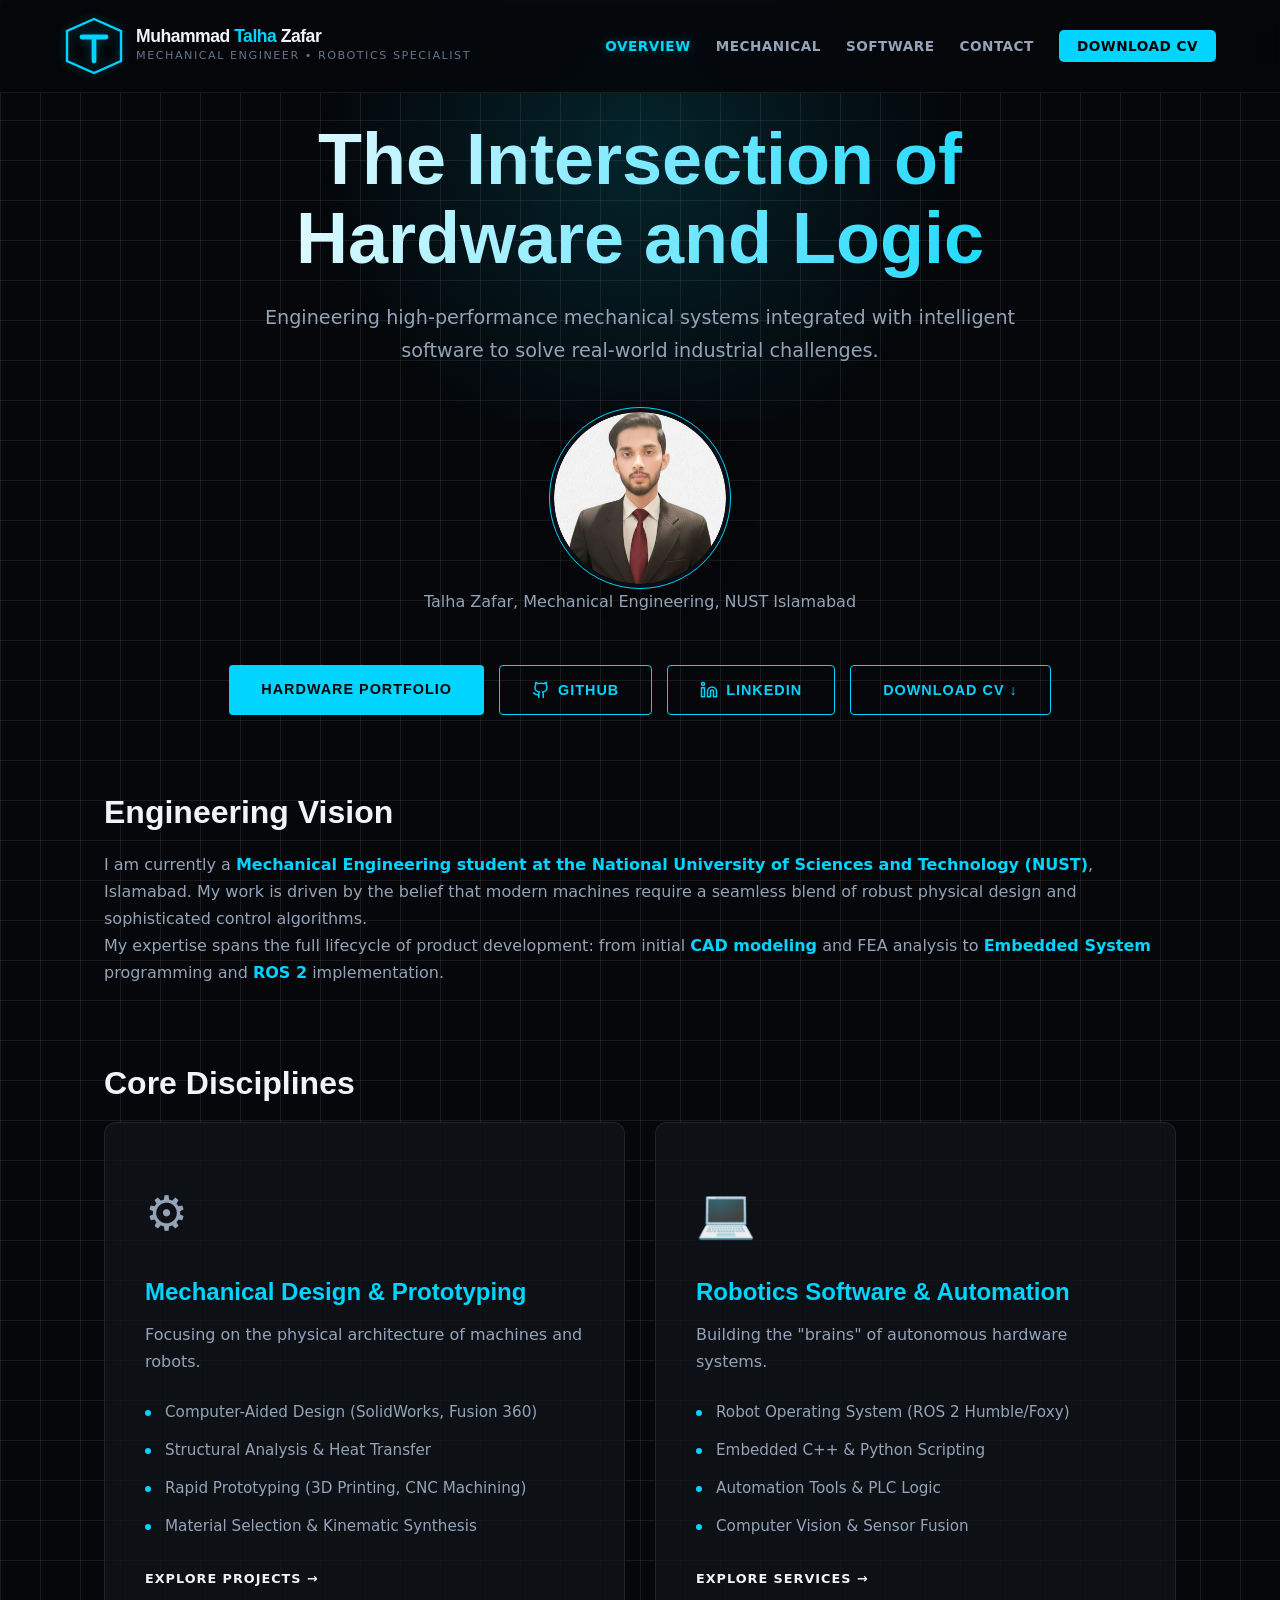
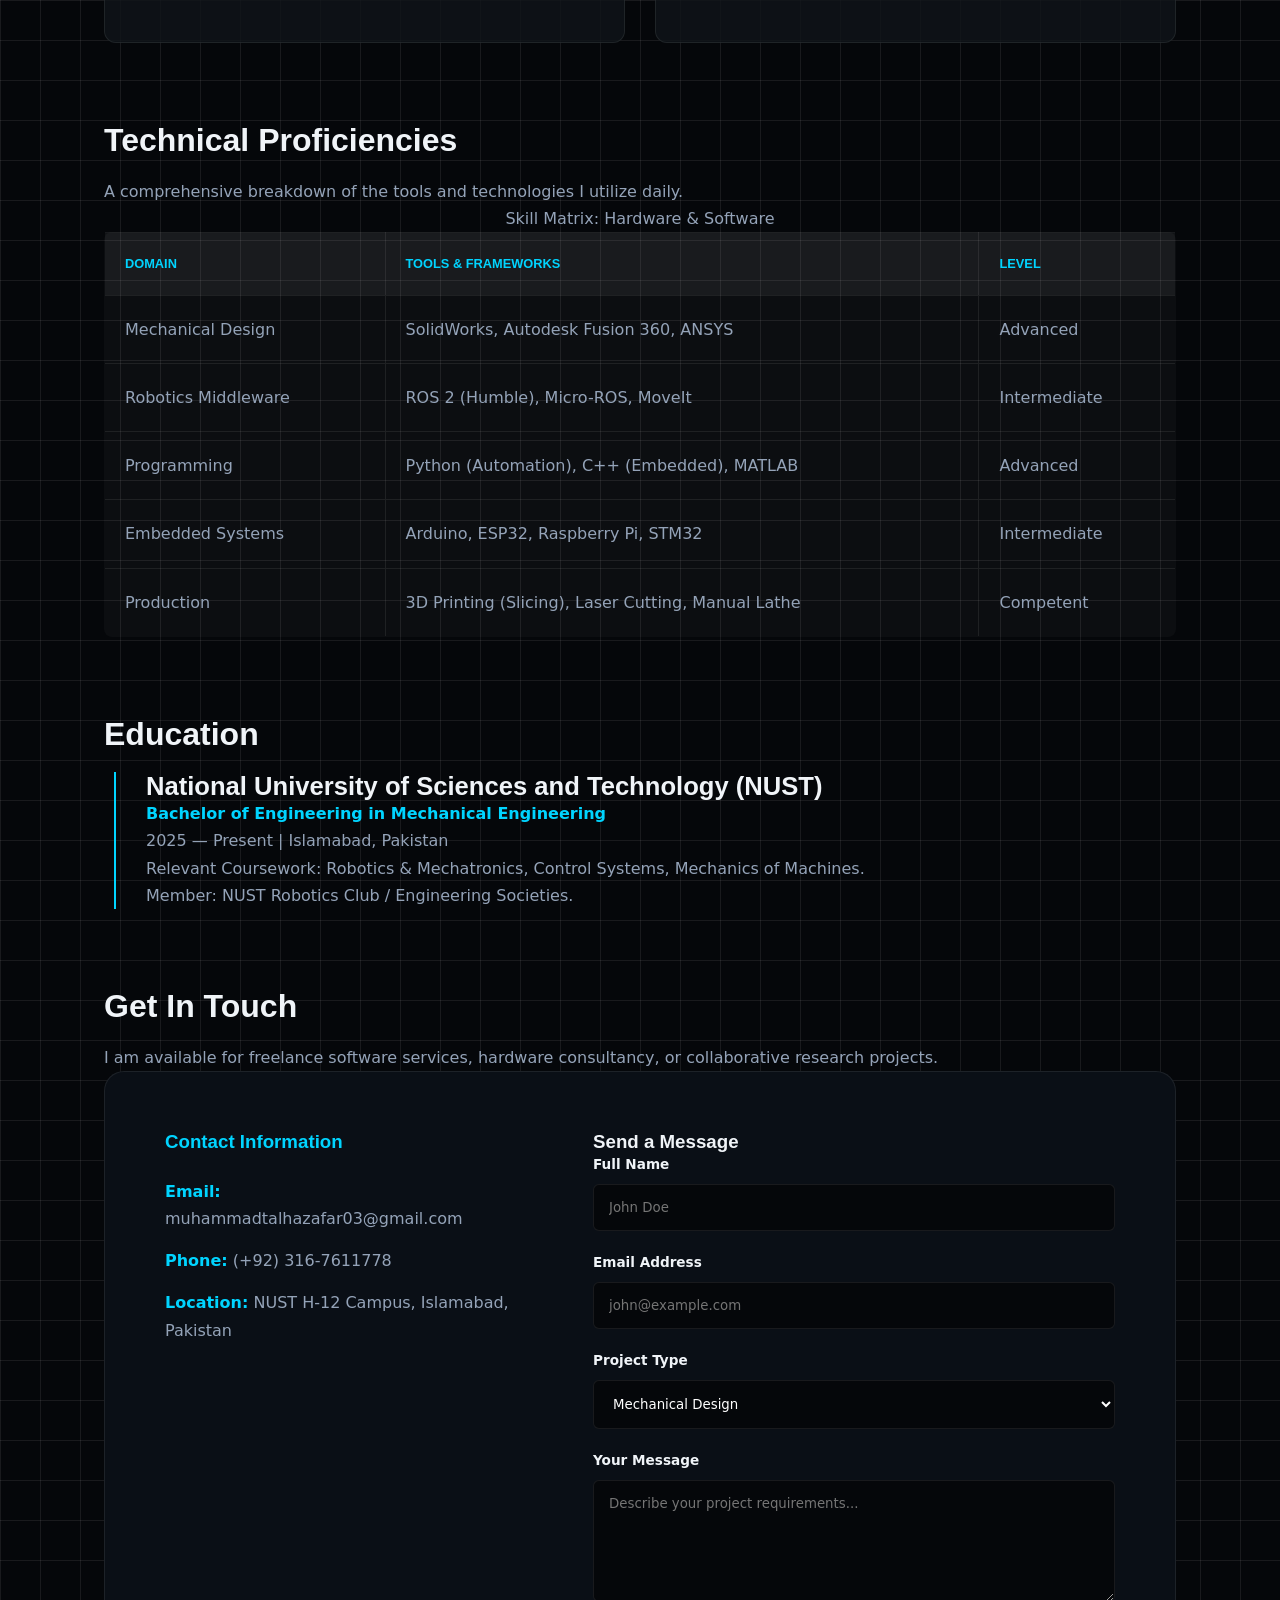
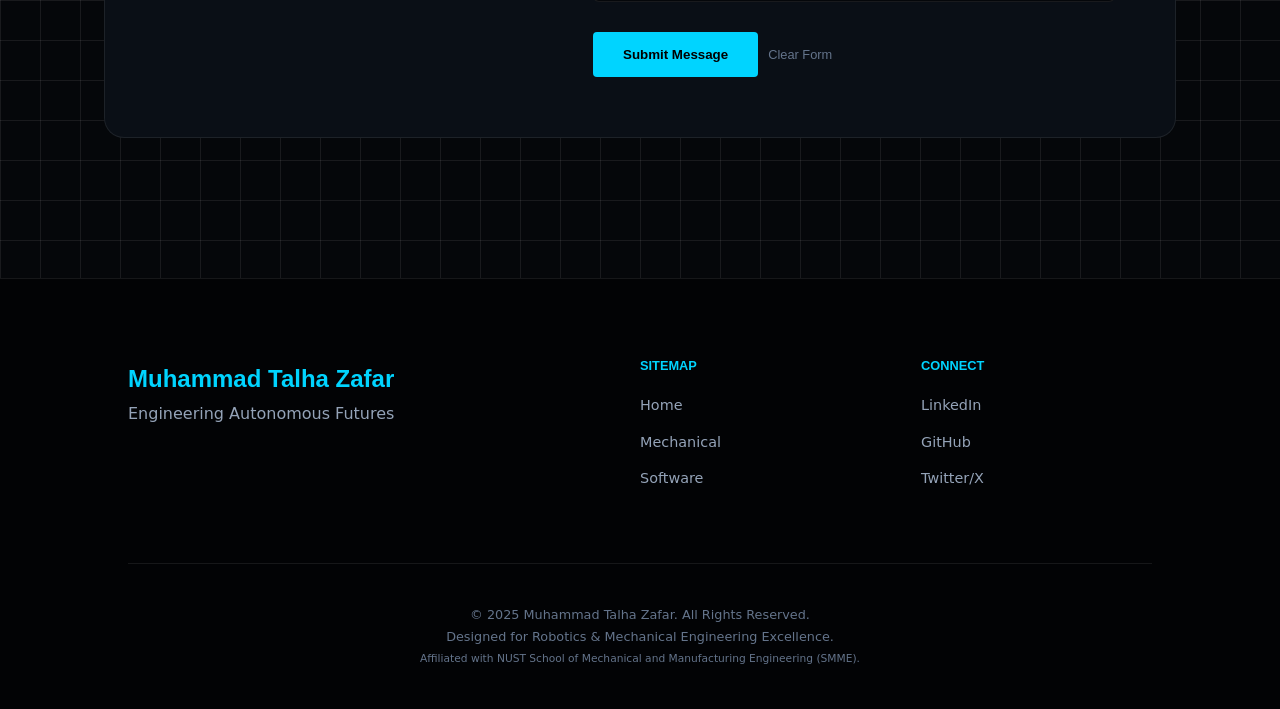
<file: my-portfolio/index.html>
<!DOCTYPE html>
<html lang="en" dir="ltr">
<head>
    <meta charset="UTF-8">
    <meta name="viewport" content="width=device-width, initial-scale=1.0">
    <meta http-equiv="X-UA-Compatible" content="ie=edge">
    
    <title>Muhammad Talha Zafar | Robotics & Software Engineer | NUST Islamabad</title>
    <link rel="stylesheet" href="style.css">
    
    <meta name="description" content="Portfolio of Muhammad Talha Zafar, a Mechanical Engineering student at NUST Islamabad. Specializing in Robotics, ROS 2, Mechatronics, and Software Automation.">
    <meta name="keywords" content="Robotics Engineer, Mechanical Engineering NUST, ROS 2, Python, C++, Mechatronics, CAD Design, Talha Zafar">
    <meta name="author" content="Muhammad Talha Zafar">
    
    <meta property="og:type" content="website">
    <meta property="og:url" content="https://yourdomain.com/">
    <meta property="og:title" content="Talha Zafar | Robotics & Software Systems">
    <meta property="og:description" content="Bridging the gap between Mechanical Precision and Autonomous Logic. Explore my hardware and software portfolio.">
    <meta property="og:image" content="assets/og-preview.jpg">

    <meta property="twitter:card" content="summary_large_image">
    <meta property="twitter:title" content="Talha Zafar | Robotics & Software">
    <meta property="twitter:description" content="Mechanical Engineering student at NUST Islamabad focused on Autonomous Systems.">

    <link rel="canonical" href="https://yourdomain.com/index.html">
    <link rel="icon" href="favicon.ico" type="image/x-icon">
</head>
<body>

    <a href="#main-content" class="skip-link">Skip to main content</a>

    <header id="site-header">
        <div class="logo-area">
            <svg width="60" height="60" viewBox="0 0 100 100" role="img" aria-label="Talha Zafar Logo">
                <title>Talha Zafar Logo</title>
                <polygon points="50,5 95,25 95,75 50,95 5,75 5,25" fill="none" stroke="currentColor" stroke-width="4"/>
                <path d="M30 35 H70 M50 35 V75" stroke="currentColor" stroke-width="8" stroke-linecap="round"/>
            </svg>
            <div class="site-title">
                <h1>Muhammad <strong>Talha</strong> Zafar</h1>
                <p>Mechanical Engineer • Robotics Specialist</p>
            </div>
        </div>

        <nav id="main-nav" aria-label="Main Navigation">
            <ul>
                <li><a href="index.html">Overview</a></li>
                <li><a href="mechanical.html">Mechanical</a></li>
                <li><a href="programming.html">Software</a></li>
                <li><a href="#contact-section">Contact</a></li>
                <li><a href="Muhammad_Talha_CV.pdf" download class="cv-link">Download CV</a></li>
            </ul>
        </nav>
    </header>

    <main id="main-content">

        <section id="hero" aria-labelledby="hero-heading">
            <header>
                <h2 id="hero-heading">The Intersection of Hardware and Logic</h2>
                <p class="tagline">Engineering high-performance mechanical systems integrated with intelligent software to solve real-world industrial challenges.</p>
            </header>
            
            <div class="profile-container">
                <figure>
                    <img src="profile.png" alt="Muhammad Talha Zafar in professional attire" width="300" height="300">
                    <figcaption>Talha Zafar, Mechanical Engineering, NUST Islamabad</figcaption>
                </figure>
                <div class="hero-actions">
    <a href="mechanical.html" class="button-primary">Hardware Portfolio</a>

    <a href="https://github.com/Muhammad-Talha-Zafar" target="_blank" rel="noopener" class="button-secondary">
        <svg xmlns="http://www.w3.org/2000/svg" width="18" height="18" viewBox="0 0 24 24" fill="none" stroke="currentColor" stroke-width="2" stroke-linecap="round" stroke-linejoin="round" style="vertical-align: middle; margin-right: 8px;">
            <path d="M15 22v-4a4.8 4.8 0 0 0-1-3.5c3 0 6-2 6-5.5.08-1.25-.27-2.48-1-3.5.28-1.15.28-2.35 0-3.5 0 0-1 0-3 1.5-2.64-.5-5.36-.5-8 0C6 2 5 2 5 2c-.3 1.15-.3 2.35 0 3.5A5.403 5.403 0 0 0 4 9c0 3.5 3 5.5 6 5.5-.39.49-.68 1.05-.85 1.65-.17.6-.22 1.23-.15 1.85v4"></path>
            <path d="M9 18c-4.51 2-5-2-7-2"></path>
        </svg>
        GitHub
    </a>

    <a href="https://www.linkedin.com/in/muhammad-talha-zafar-b54574391" target="_blank" rel="noopener" class="button-secondary">
        <svg xmlns="http://www.w3.org/2000/svg" width="18" height="18" viewBox="0 0 24 24" fill="none" stroke="currentColor" stroke-width="2" stroke-linecap="round" stroke-linejoin="round" style="vertical-align: middle; margin-right: 8px;">
            <path d="M16 8a6 6 0 0 1 6 6v7h-4v-7a2 2 0 0 0-2-2 2 2 0 0 0-2 2v7h-4v-7a6 6 0 0 1 6-6z"></path>
            <rect x="2" y="9" width="4" height="12"></rect>
            <circle cx="4" cy="4" r="2"></circle>
        </svg>
        LinkedIn
    </a>

    <a href="Muhammad_Talha_CV.pdf" download class="button-secondary">Download CV ↓</a>
</div>
            </div>
        </section>

        <section id="about" aria-labelledby="about-heading">
            <h2 id="about-heading">Engineering Vision</h2>
            <div class="content-block">
                <p>
                    I am currently a <strong>Mechanical Engineering student at the National University of Sciences and Technology (NUST)</strong>, Islamabad. My work is driven by the belief that modern machines require a seamless blend of robust physical design and sophisticated control algorithms.
                </p>
                <p>
                    My expertise spans the full lifecycle of product development: from initial <strong>CAD modeling</strong> and FEA analysis to <strong>Embedded System</strong> programming and <strong>ROS 2</strong> implementation.
                </p>
            </div>
        </section>

        <section id="disciplines" aria-labelledby="disciplines-heading">
            <h2 id="disciplines-heading">Core Disciplines</h2>
            
            <div class="discipline-grid">
                <article class="discipline-item">
                    <div class="icon">⚙️</div>
                    <h3>Mechanical Design & Prototyping</h3>
                    <p>Focusing on the physical architecture of machines and robots.</p>
                    <ul>
                        <li>Computer-Aided Design (SolidWorks, Fusion 360)</li>
                        <li>Structural Analysis & Heat Transfer</li>
                        <li>Rapid Prototyping (3D Printing, CNC Machining)</li>
                        <li>Material Selection & Kinematic Synthesis</li>
                    </ul>
                    <a href="mechanical.html" aria-label="View mechanical engineering projects">Explore Projects &rarr;</a>
                </article>

                <article class="discipline-item">
                    <div class="icon">💻</div>
                    <h3>Robotics Software & Automation</h3>
                    <p>Building the "brains" of autonomous hardware systems.</p>
                    <ul>
                        <li>Robot Operating System (ROS 2 Humble/Foxy)</li>
                        <li>Embedded C++ & Python Scripting</li>
                        <li>Automation Tools & PLC Logic</li>
                        <li>Computer Vision & Sensor Fusion</li>
                    </ul>
                    <a href="programming.html" aria-label="View software and automation services">Explore Services &rarr;</a>
                </article>
            </div>
        </section>

        <section id="tech-stack" aria-labelledby="stack-heading">
            <h2 id="stack-heading">Technical Proficiencies</h2>
            <p>A comprehensive breakdown of the tools and technologies I utilize daily.</p>
            
            <table border="1">
                <caption>Skill Matrix: Hardware & Software</caption>
                <thead>
                    <tr>
                        <th scope="col">Domain</th>
                        <th scope="col">Tools & Frameworks</th>
                        <th scope="col">Level</th>
                    </tr>
                </thead>
                <tbody>
                    <tr>
                        <td>Mechanical Design</td>
                        <td>SolidWorks, Autodesk Fusion 360, ANSYS</td>
                        <td>Advanced</td>
                    </tr>
                    <tr>
                        <td>Robotics Middleware</td>
                        <td>ROS 2 (Humble), Micro-ROS, MoveIt</td>
                        <td>Intermediate</td>
                    </tr>
                    <tr>
                        <td>Programming</td>
                        <td>Python (Automation), C++ (Embedded), MATLAB</td>
                        <td>Advanced</td>
                    </tr>
                    <tr>
                        <td>Embedded Systems</td>
                        <td>Arduino, ESP32, Raspberry Pi, STM32</td>
                        <td>Intermediate</td>
                    </tr>
                    <tr>
                        <td>Production</td>
                        <td>3D Printing (Slicing), Laser Cutting, Manual Lathe</td>
                        <td>Competent</td>
                    </tr>
                </tbody>
            </table>
        </section>

        <section id="education" aria-labelledby="edu-heading">
            <h2 id="edu-heading">Education</h2>
            <article>
                <h3>National University of Sciences and Technology (NUST)</h3>
                <p><strong>Bachelor of Engineering in Mechanical Engineering</strong></p>
                <p><time datetime="2025">2025</time> — <time datetime="2029">Present</time> | Islamabad, Pakistan</p>
                <ul>
                    <li>Relevant Coursework: Robotics & Mechatronics, Control Systems, Mechanics of Machines.</li>
                    <li>Member: NUST Robotics Club / Engineering Societies.</li>
                </ul>
            </article>
        </section>

        <section id="contact-section" aria-labelledby="contact-heading">
            <h2 id="contact-heading">Get In Touch</h2>
            <p>I am available for freelance software services, hardware consultancy, or collaborative research projects.</p>
            
            <div class="contact-wrapper">
                <div class="contact-info">
                    <h3>Contact Information</h3>
                    <address>
                        <p><strong>Email:</strong> <a href="mailto:muhammadtalhazafar03@gmail.com">muhammadtalhazafar03@gmail.com</a></p>
                        <p><strong>Phone:</strong> <a href="tel:+923167611778">(+92) 316-7611778</a></p>
                        <p><strong>Location:</strong> NUST H-12 Campus, Islamabad, Pakistan</p>
                    </address>
                </div>

                <div class="contact-form-container">
                    <h3>Send a Message</h3>
                    <form action="https://formspree.io/f/mjgjpnjz" method="POST" id="contact-form" onsubmit="event.preventDefault(); handleContact();">
                        <div class="field">
                            <label for="full-name">Full Name</label>
                            <input type="text" id="full-name" name="user_name" placeholder="John Doe" required>
                        </div>
                        
                        <div class="field">
                            <label for="email-address">Email Address</label>
                            <input type="email" id="email-address" name="user_email" placeholder="john@example.com" required>
                        </div>

                        <div class="field">
                            <label for="subject">Project Type</label>
                            <select id="subject" name="project_type">
                                <option value="mechanical">Mechanical Design</option>
                                <option value="robotics">Robotics Software (ROS 2)</option>
                                <option value="automation">Scripting / Automation</option>
                                <option value="other">General Inquiry</option>
                            </select>
                        </div>

                        <div class="field">
                            <label for="message">Your Message</label>
                            <textarea id="message" name="user_message" rows="6" placeholder="Describe your project requirements..." required></textarea>
                        </div>

                        <div class="form-footer">
                            <button type="submit">Submit Message</button>
                            <button type="reset">Clear Form</button>
                        </div>
                    </form>
                </div>
            </div>
        </section>

    </main>

    <footer id="site-footer">
        <div class="footer-top">
            <div class="footer-branding">
                <p><strong>Muhammad Talha Zafar</strong></p>
                <p>Engineering Autonomous Futures</p>
            </div>
            
            <nav class="footer-nav" aria-label="Footer Navigation">
                <h4>Sitemap</h4>
                <ul>
                    <li><a href="index.html">Home</a></li>
                    <li><a href="mechanical.html">Mechanical</a></li>
                    <li><a href="programming.html">Software</a></li>
                    
                </ul>
            </nav>

            <nav class="social-nav" aria-label="Social Media Links">
                <h4>Connect</h4>
                <ul>
                    <li><a href="https://www.linkedin.com/in/muhammad-talha-zafar-b54574391" target="_blank" rel="noopener">LinkedIn</a></li>
                    <li><a href="https://github.com/Muhammad-Talha-Zafar" target="_blank" rel="noopener">GitHub</a></li>
                    <li><a href="https://x.com/Nvm_TZ" target="_blank" rel="noopener">Twitter/X</a></li>
                </ul>
            </nav>
        </div>

        <div class="footer-bottom">
            <p>&copy; <time datetime="2025">2025</time> Muhammad Talha Zafar. All Rights Reserved.</p>
            <p>Designed for Robotics & Mechanical Engineering Excellence.</p>
            <p><small>Affiliated with NUST School of Mechanical and Manufacturing Engineering (SMME).</small></p>
        </div>
    </footer>

    <script src="script.js"></script>
</body>
</html>
</file>
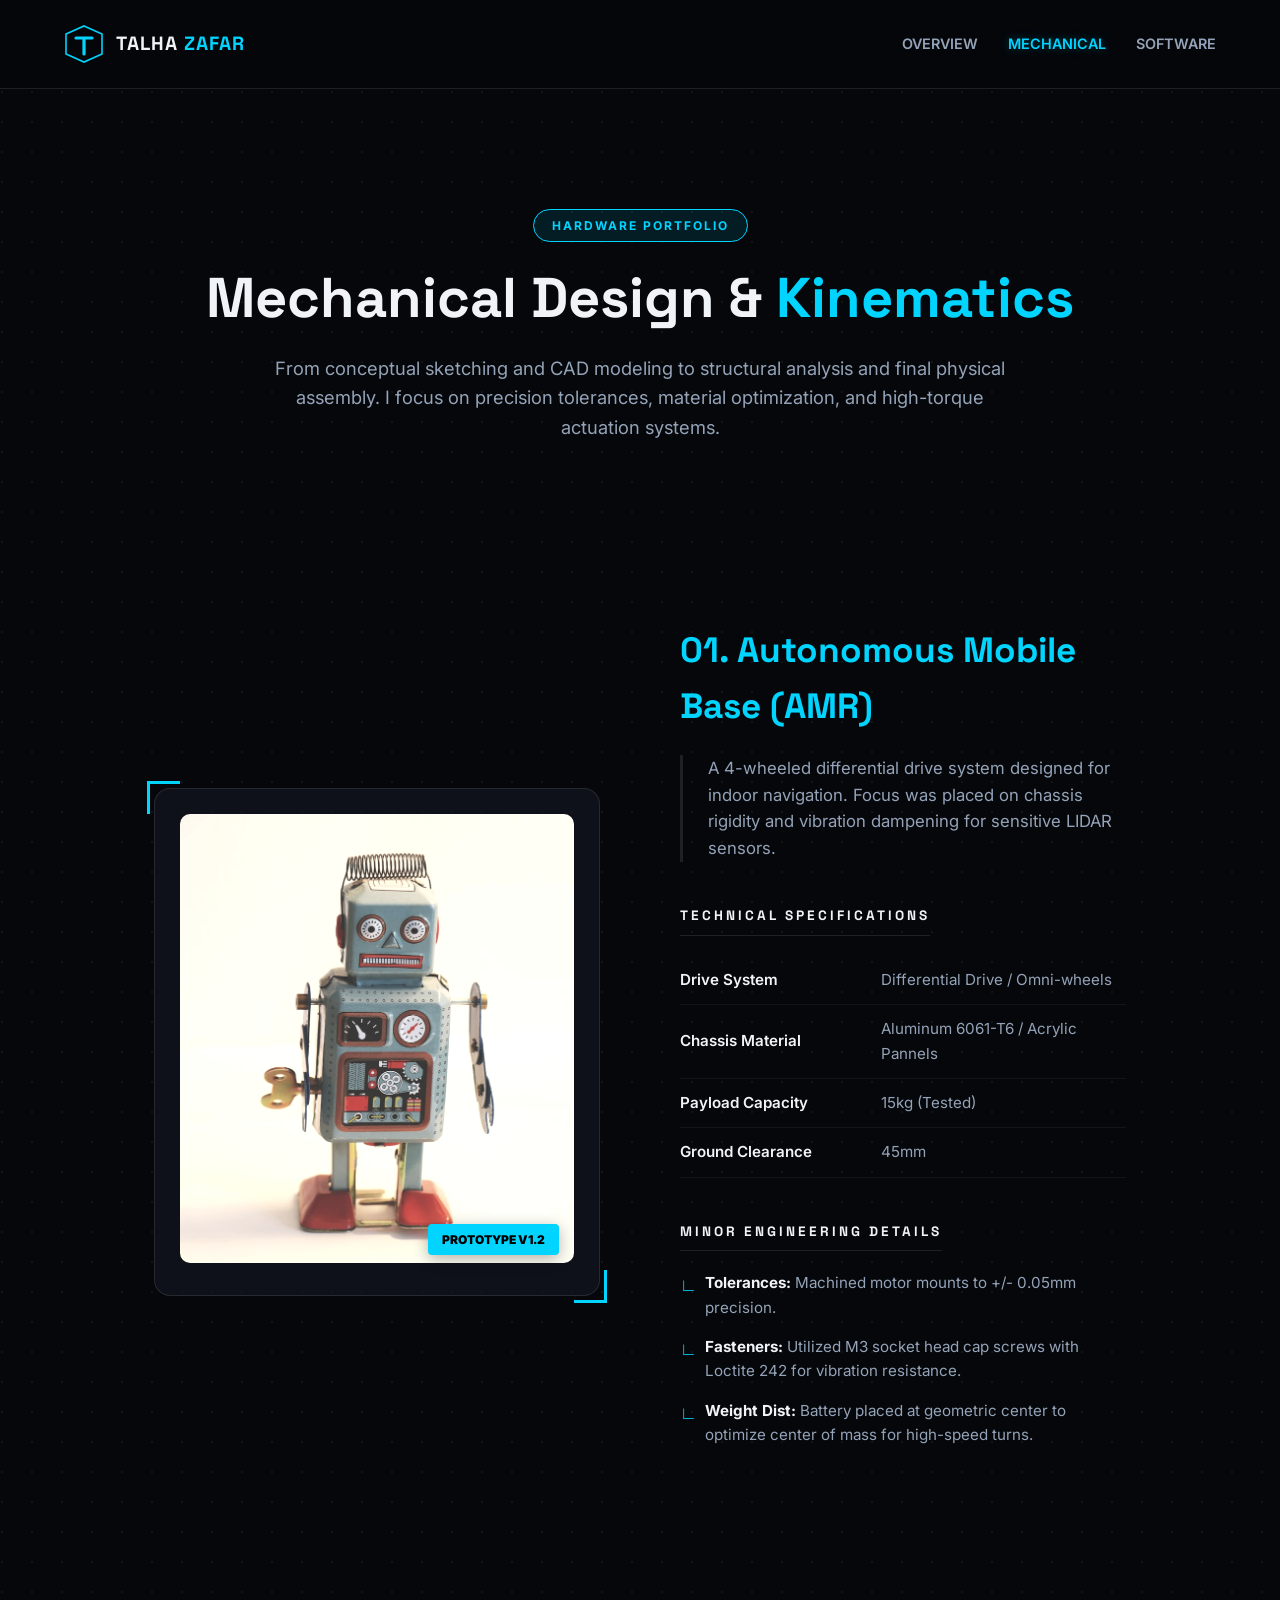
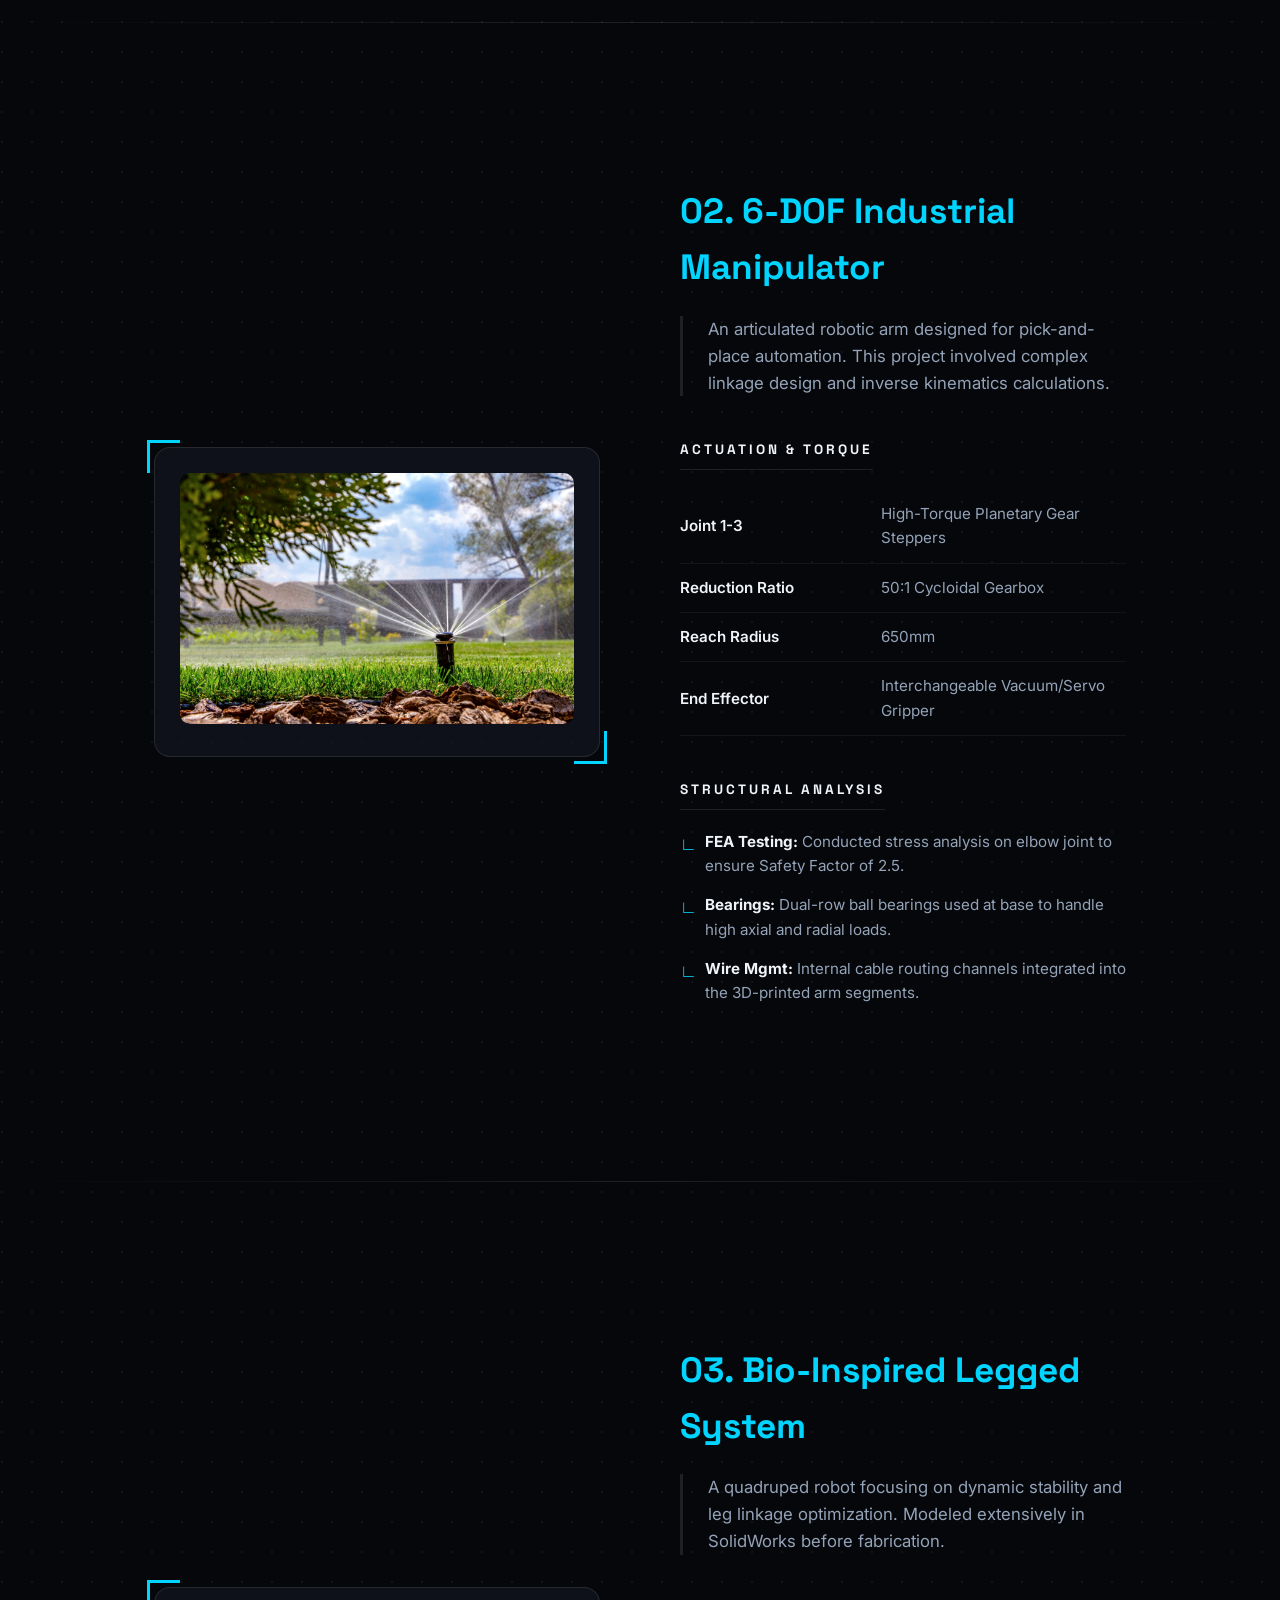
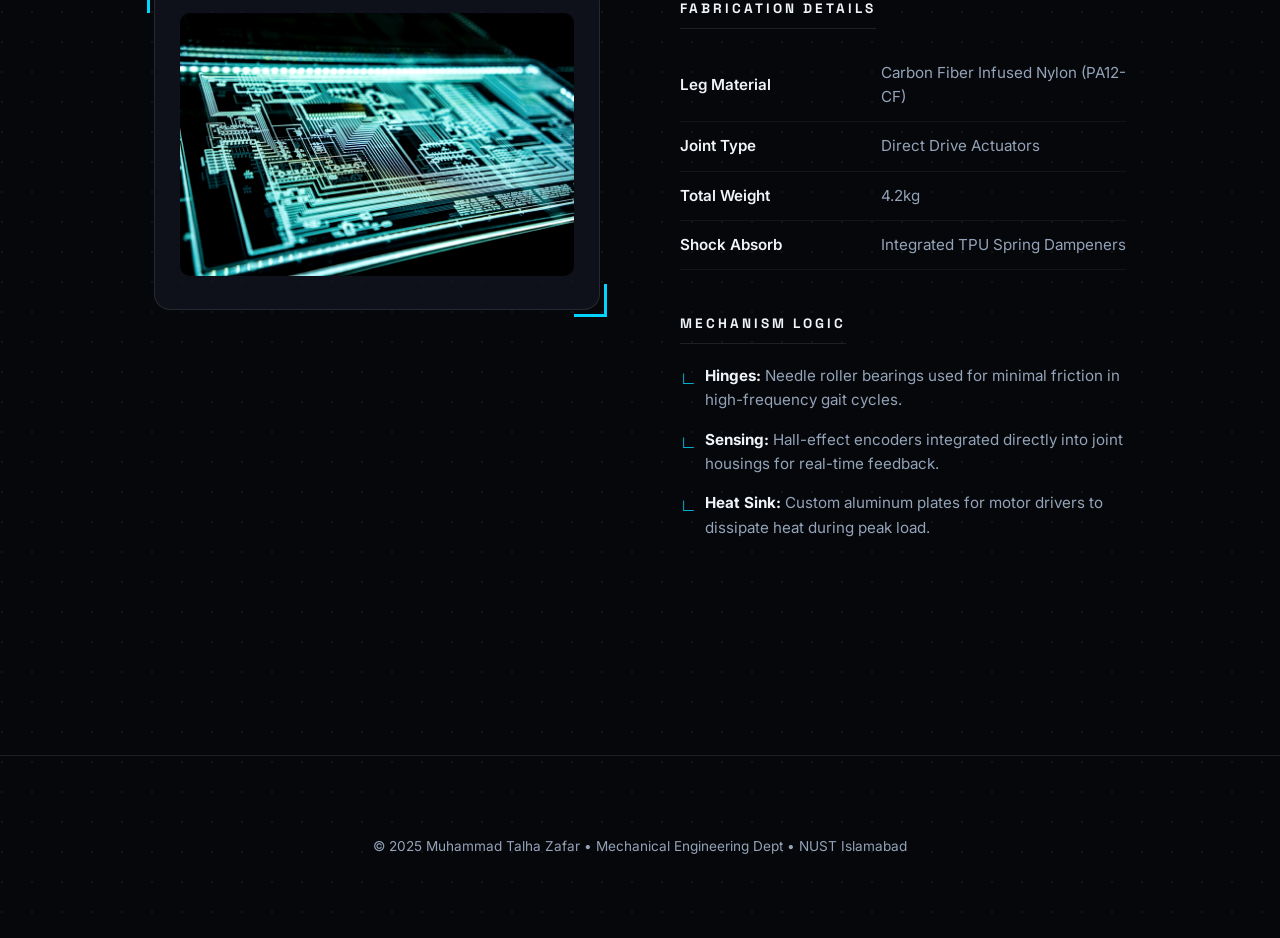
<file: my-portfolio/mechanical.html>
<!DOCTYPE html>
<html lang="en">
<head>
    <meta charset="UTF-8">
    <meta name="viewport" content="width=device-width, initial-scale=1.0">
    <title>Mechanical Engineering | Talha Zafar</title>
    <link rel="stylesheet" href="mechanicalstyle.css">
    <link href="https://fonts.googleapis.com/css2?family=Inter:wght@300;400;600&family=Space+Grotesk:wght@500;700&display=swap" rel="stylesheet">
</head>
<body>

<header id="site-header">
    <div class="logo-area">
        <svg width="40" height="40" viewBox="0 0 100 100">
            <polygon points="50,5 95,25 95,75 50,95 5,75 5,25" fill="none" stroke="#00d4ff" stroke-width="4"/>
            <path d="M30 35 H70 M50 35 V75" stroke="#00d4ff" stroke-width="8" stroke-linecap="round"/>
        </svg>
        <div class="site-title">
            <h1>Talha <span>Zafar</span></h1>
        </div>
    </div>
    <nav id="main-nav">
        <ul>
            <li><a href="index.html">Overview</a></li>
            <li><a href="mechanical.html">Mechanical</a></li>
            <li><a href="programming.html">Software</a></li>
        </ul>
    </nav>
</header>

<main>
    <section class="hero-sub">
        <div class="container">
            <div class="badge">Hardware Portfolio</div>
            <h2>Mechanical Design & <span>Kinematics</span></h2>
            <p>From conceptual sketching and CAD modeling to structural analysis and final physical assembly. I focus on precision tolerances, material optimization, and high-torque actuation systems.</p>
        </div>
    </section>

    <section class="project-detail">
        <div class="container project-grid">
            <div class="project-visual">
                <img src="robot1.jpg" alt="Autonomous Mobile Robot" class="main-robot-img">
                <div class="image-overlay">PROTOTYPE V1.2</div>
            </div>
            <div class="project-info">
                <h3>01. Autonomous Mobile Base (AMR)</h3>
                <p class="description">A 4-wheeled differential drive system designed for indoor navigation. Focus was placed on chassis rigidity and vibration dampening for sensitive LIDAR sensors.</p>
                
                <div class="tech-specs">
                    <h4>Technical Specifications</h4>
                    <table>
                        <tr><td>Drive System</td><td>Differential Drive / Omni-wheels</td></tr>
                        <tr><td>Chassis Material</td><td>Aluminum 6061-T6 / Acrylic Pannels</td></tr>
                        <tr><td>Payload Capacity</td><td>15kg (Tested)</td></tr>
                        <tr><td>Ground Clearance</td><td>45mm</td></tr>
                    </table>
                </div>

                <div class="minor-details">
                    <h4>Minor Engineering Details</h4>
                    <ul>
                        <li><strong>Tolerances:</strong> Machined motor mounts to +/- 0.05mm precision.</li>
                        <li><strong>Fasteners:</strong> Utilized M3 socket head cap screws with Loctite 242 for vibration resistance.</li>
                        <li><strong>Weight Dist:</strong> Battery placed at geometric center to optimize center of mass for high-speed turns.</li>
                    </ul>
                </div>
            </div>
        </div>
    </section>

    <hr class="section-divider">

    <section class="project-detail reversed">
        <div class="container project-grid">
            <div class="project-info">
                <h3>02. 6-DOF Industrial Manipulator</h3>
                <p class="description">An articulated robotic arm designed for pick-and-place automation. This project involved complex linkage design and inverse kinematics calculations.</p>
                
                <div class="tech-specs">
                    <h4>Actuation & Torque</h4>
                    <table>
                        <tr><td>Joint 1-3</td><td>High-Torque Planetary Gear Steppers</td></tr>
                        <tr><td>Reduction Ratio</td><td>50:1 Cycloidal Gearbox</td></tr>
                        <tr><td>Reach Radius</td><td>650mm</td></tr>
                        <tr><td>End Effector</td><td>Interchangeable Vacuum/Servo Gripper</td></tr>
                    </table>
                </div>

                <div class="minor-details">
                    <h4>Structural Analysis</h4>
                    <ul>
                        <li><strong>FEA Testing:</strong> Conducted stress analysis on elbow joint to ensure Safety Factor of 2.5.</li>
                        <li><strong>Bearings:</strong> Dual-row ball bearings used at base to handle high axial and radial loads.</li>
                        <li><strong>Wire Mgmt:</strong> Internal cable routing channels integrated into the 3D-printed arm segments.</li>
                    </ul>
                </div>
            </div>
            <div class="project-visual">
                <img src="robot2.jpeg" alt="Robotic Arm Manipulator" class="main-robot-img">
            </div>
        </div>
    </section>

    <hr class="section-divider">

    <section class="project-detail">
        <div class="container project-grid">
            <div class="project-visual">
                <img src="robot3.jpg" alt="Quadruped or Specialized Robot" class="main-robot-img">
            </div>
            <div class="project-info">
                <h3>03. Bio-Inspired Legged System</h3>
                <p class="description">A quadruped robot focusing on dynamic stability and leg linkage optimization. Modeled extensively in SolidWorks before fabrication.</p>
                
                <div class="tech-specs">
                    <h4>Fabrication Details</h4>
                    <table>
                        <tr><td>Leg Material</td><td>Carbon Fiber Infused Nylon (PA12-CF)</td></tr>
                        <tr><td>Joint Type</td><td>Direct Drive Actuators</td></tr>
                        <tr><td>Total Weight</td><td>4.2kg</td></tr>
                        <tr><td>Shock Absorb</td><td>Integrated TPU Spring Dampeners</td></tr>
                    </table>
                </div>

                <div class="minor-details">
                    <h4>Mechanism Logic</h4>
                    <ul>
                        <li><strong>Hinges:</strong> Needle roller bearings used for minimal friction in high-frequency gait cycles.</li>
                        <li><strong>Sensing:</strong> Hall-effect encoders integrated directly into joint housings for real-time feedback.</li>
                        <li><strong>Heat Sink:</strong> Custom aluminum plates for motor drivers to dissipate heat during peak load.</li>
                    </ul>
                </div>
            </div>
        </div>
    </section>
</main>

<footer>
    <div class="container">
        <p>&copy; 2025 Muhammad Talha Zafar • Mechanical Engineering Dept • NUST Islamabad</p>
    </div>
</footer>

<script src="script.js"></script>
</body>
</html>
</file>
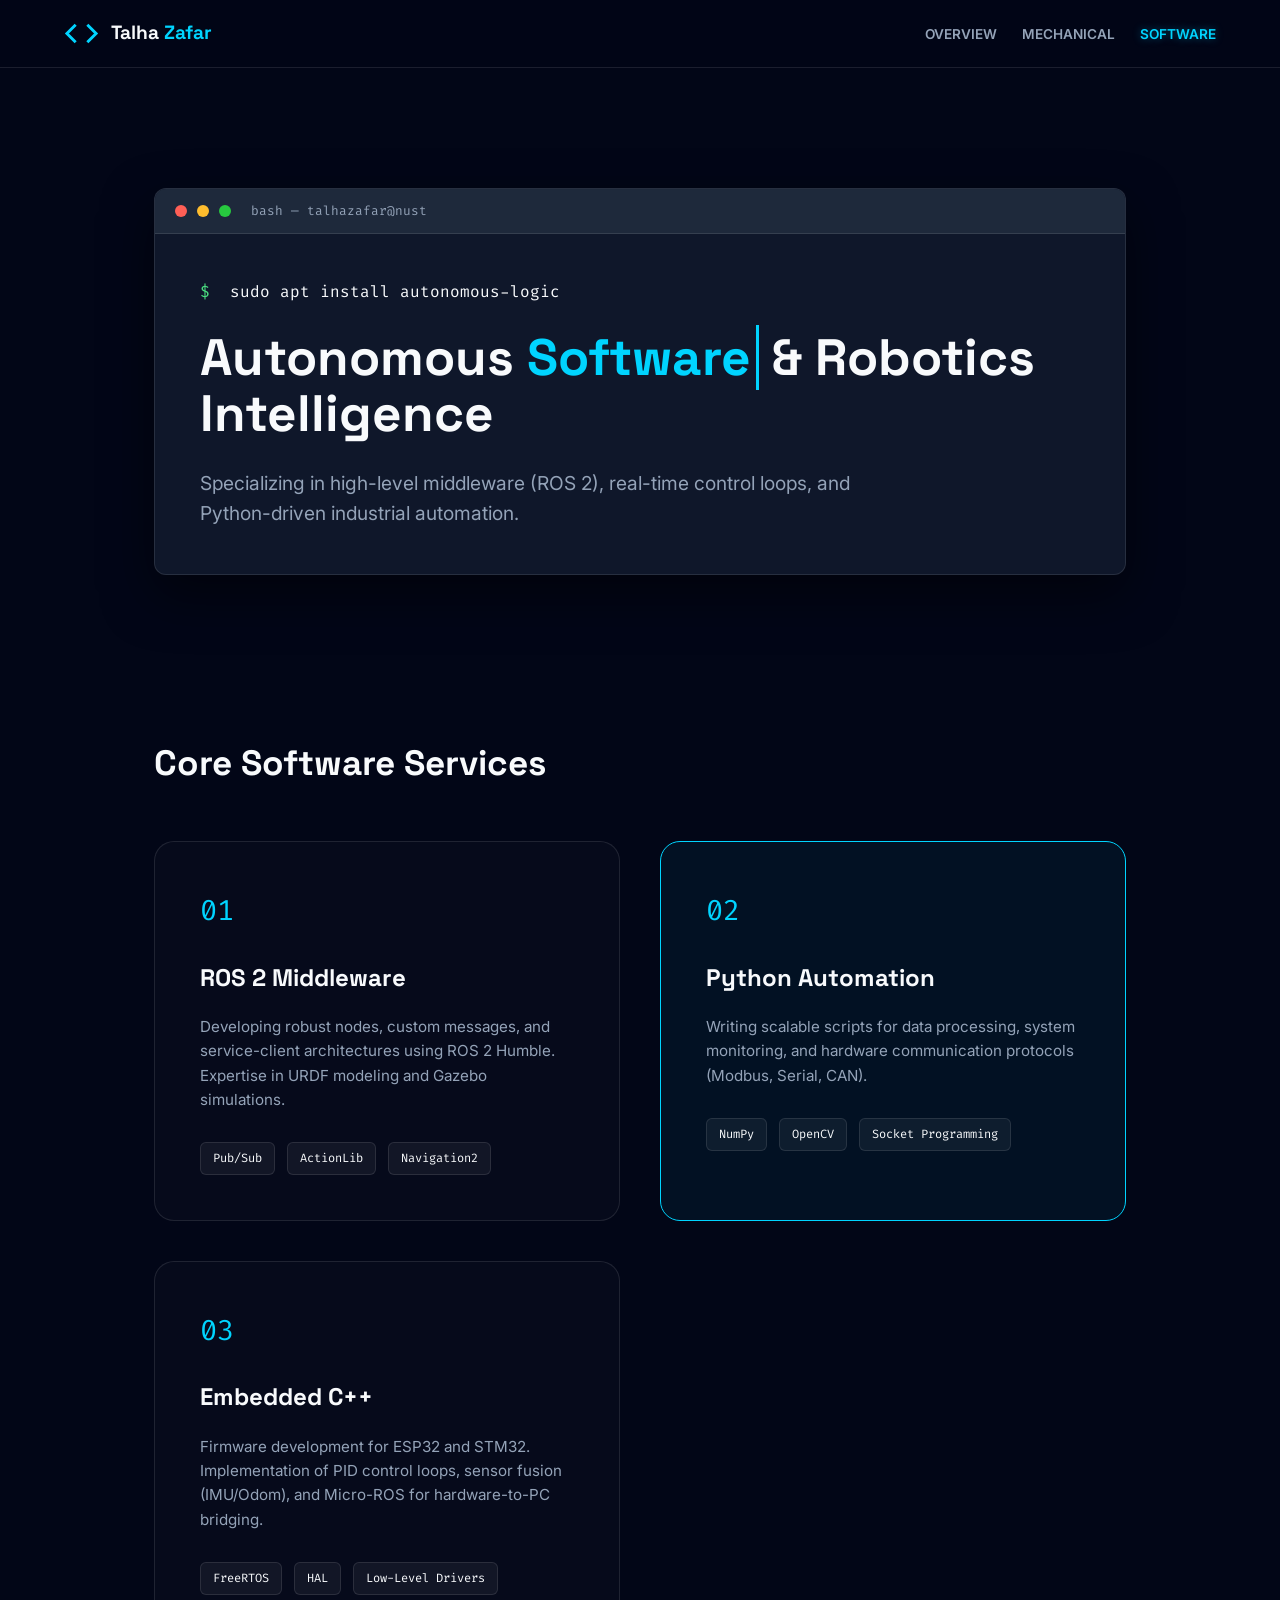
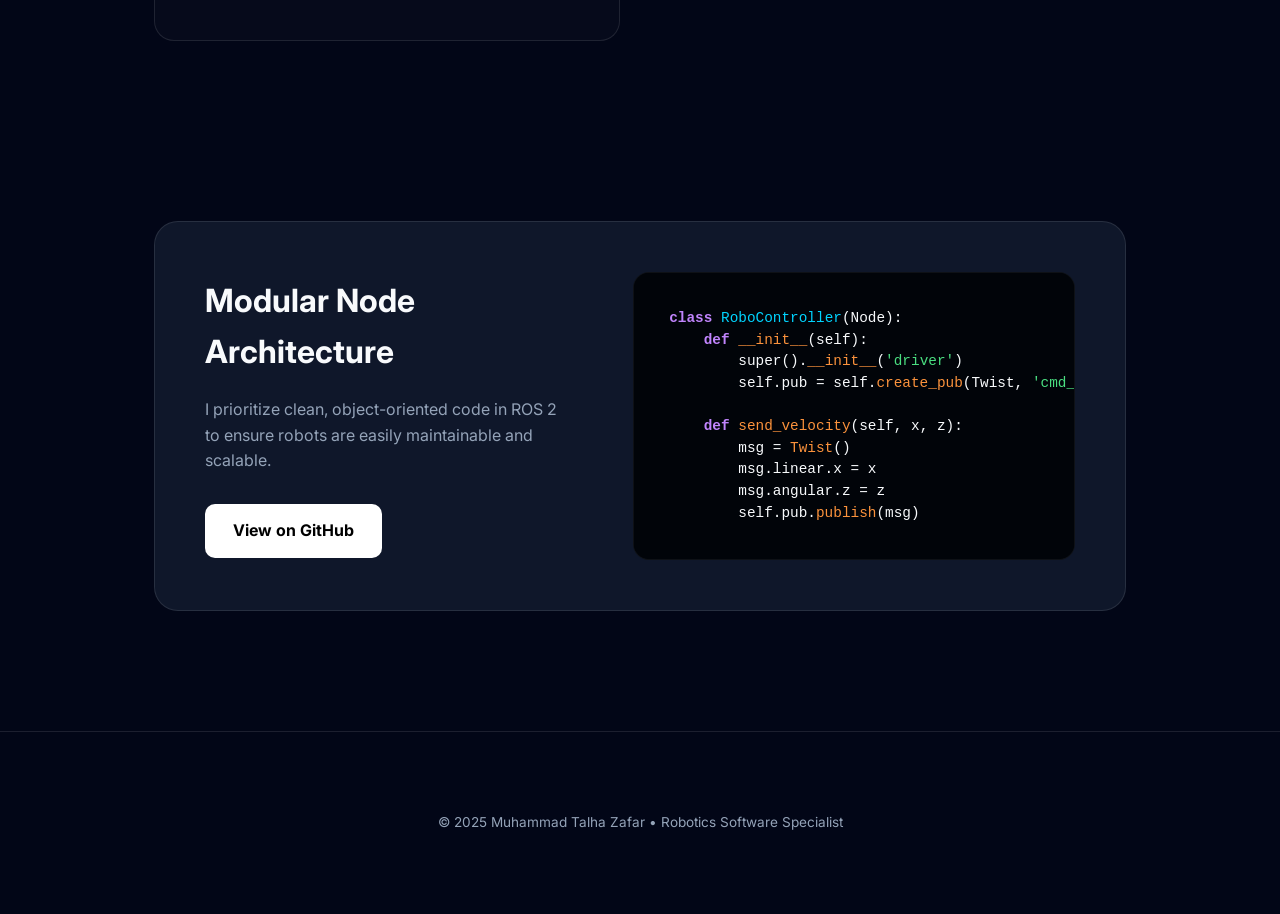
<file: my-portfolio/programming.html>
<!DOCTYPE html>
<html lang="en">
<head>
    <meta charset="UTF-8">
    <meta name="viewport" content="width=device-width, initial-scale=1.0">
    <title>Software Engineering | Talha Zafar</title>
    <link rel="stylesheet" href="programmingstyle.css">
    <link href="https://fonts.googleapis.com/css2?family=Fira+Code:wght@400;500&family=Inter:wght@300;400;600&family=Space+Grotesk:wght@500;700&display=swap" rel="stylesheet">
</head>
<body>

<header id="site-header">
    <div class="logo-area">
        <svg width="35" height="35" viewBox="0 0 24 24" fill="none" stroke="#00d4ff" stroke-width="2">
            <polyline points="16 18 22 12 16 6"></polyline>
            <polyline points="8 6 2 12 8 18"></polyline>
        </svg>
        <div class="site-title">
            <h1>Talha <span>Zafar</span></h1>
        </div>
    </div>
    <nav id="main-nav">
        <ul>
            <li><a href="index.html">Overview</a></li>
            <li><a href="mechanical.html">Mechanical</a></li>
            <li><a href="programming.html">Software</a></li>
        </ul>
    </nav>
</header>

<main>
    <section class="code-hero">
        <div class="container">
            <div class="terminal-window">
                <div class="terminal-header">
                    <span class="dot red"></span>
                    <span class="dot yellow"></span>
                    <span class="dot green"></span>
                    <span class="terminal-title">bash — talhazafar@nust</span>
                </div>
                <div class="terminal-body">
                    <p><span class="prompt">$</span> sudo apt install autonomous-logic</p>
                    <h1>Autonomous <span>Software</span> & Robotics Intelligence</h1>
                    <p class="hero-desc">Specializing in high-level middleware (ROS 2), real-time control loops, and Python-driven industrial automation.</p>
                </div>
            </div>
        </div>
    </section>

    <section class="services">
        <div class="container">
            <h2 class="section-title">Core Software Services</h2>
            <div class="service-grid">
                
                <div class="service-card">
                    <div class="code-icon">01</div>
                    <h3>ROS 2 Middleware</h3>
                    <p>Developing robust nodes, custom messages, and service-client architectures using ROS 2 Humble. Expertise in URDF modeling and Gazebo simulations.</p>
                    <div class="stack-tags">
                        <span>Pub/Sub</span><span>ActionLib</span><span>Navigation2</span>
                    </div>
                </div>

                <div class="service-card active-card">
                    <div class="code-icon">02</div>
                    <h3>Python Automation</h3>
                    <p>Writing scalable scripts for data processing, system monitoring, and hardware communication protocols (Modbus, Serial, CAN).</p>
                    <div class="stack-tags">
                        <span>NumPy</span><span>OpenCV</span><span>Socket Programming</span>
                    </div>
                </div>

                <div class="service-card">
                    <div class="code-icon">03</div>
                    <h3>Embedded C++</h3>
                    <p>Firmware development for ESP32 and STM32. Implementation of PID control loops, sensor fusion (IMU/Odom), and Micro-ROS for hardware-to-PC bridging.</p>
                    <div class="stack-tags">
                        <span>FreeRTOS</span><span>HAL</span><span>Low-Level Drivers</span>
                    </div>
                </div>
            </div>
        </div>
    </section>

    <section class="code-snippet-section">
        <div class="container">
            <div class="snippet-box">
                <div class="snippet-text">
                    <h2>Modular Node Architecture</h2>
                    <p>I prioritize clean, object-oriented code in ROS 2 to ensure robots are easily maintainable and scalable.</p>
                    <a href="https://github.com/Muhammad-Talha-Zafar" target="_blank" class="github-btn">View on GitHub</a>
                </div>
                <div class="code-display">
<pre>
<span class="keyword">class</span> <span class="class-name">RoboController</span>(Node):
    <span class="keyword">def</span> <span class="func">__init__</span>(self):
        super().<span class="func">__init__</span>(<span class="string">'driver'</span>)
        self.pub = self.<span class="func">create_pub</span>(Twist, <span class="string">'cmd_vel'</span>)
        
    <span class="keyword">def</span> <span class="func">send_velocity</span>(self, x, z):
        msg = <span class="func">Twist</span>()
        msg.linear.x = x
        msg.angular.z = z
        self.pub.<span class="func">publish</span>(msg)</pre>
                </div>
            </div>
        </div>
    </section>
</main>

<footer>
    <div class="container">
        <p>&copy; 2025 Muhammad Talha Zafar • Robotics Software Specialist</p>
    </div>
</footer>

<script src="script.js"></script>
</body>
</html>
</file>
<file: my-portfolio/style.css>
/* 
    ============================================================
    STYLE.CSS - MUHAMMAD TALHA ZAFAR PORTFOLIO
    Theme: Industrial Robotics & Autonomous Systems
    Designed for: Mechanical Engineering Professionalism
    ============================================================
*/

/* 1. ROOT VARIABLES & DESIGN SYSTEM */
:root {
    /* Color Palette - Robotics Cyan & Deep Logic Purple */
    --primary: #00d4ff;         
    --primary-glow: rgba(0, 212, 255, 0.35);
    --secondary: #7000ff;       
    --accent: #ff0055;
    
    /* Surface Colors */
    --bg-deep: #05070a;         /* Space Black */
    --bg-surface: #0a0f16;      /* Deep Navy Grey */
    --bg-glass: rgba(255, 255, 255, 0.03);
    --bg-card: rgba(15, 20, 25, 0.8);
    
    /* Text Colors */
    --text-high: #f0f4f8;       /* Headings */
    --text-mid: #94a3b8;        /* Body */
    --text-low: #64748b;        /* Muted */
    
    /* UI Borders & Accents */
    --border: rgba(255, 255, 255, 0.08);
    --border-bright: rgba(0, 212, 255, 0.2);
    
    /* Transitions & Shadows */
    --transition: all 0.4s cubic-bezier(0.165, 0.84, 0.44, 1);
    --shadow-soft: 0 10px 30px -10px rgba(0, 0, 0, 0.5);
    --shadow-glow: 0 0 20px var(--primary-glow);
    
    /* Layout */
    --section-pad: 100px;
    --container-width: 1200px;
}

/* 2. BASE RESET & GLOBAL STYLES */
* {
    margin: 0;
    padding: 0;
    box-sizing: border-box;
}

html {
    scroll-behavior: smooth;
    font-size: 16px;
}

body {
    background-color: var(--bg-deep);
    color: var(--text-mid);
    font-family: 'Inter', system-ui, -apple-system, sans-serif;
    line-height: 1.7;
    overflow-x: hidden;
    /* Engineering Blueprint Grid Effect */
    background-image: 
        linear-gradient(var(--border) 1px, transparent 1px),
        linear-gradient(90deg, var(--border) 1px, transparent 1px);
    background-size: 40px 40px;
}

/* Custom Scrollbar */
::-webkit-scrollbar { width: 8px; }
::-webkit-scrollbar-track { background: var(--bg-deep); }
::-webkit-scrollbar-thumb { 
    background: #1e293b; 
    border-radius: 10px; 
}
::-webkit-scrollbar-thumb:hover { background: var(--primary); }

/* Typography */
h1, h2, h3, h4 {
    color: var(--text-high);
    font-family: 'Space Grotesk', sans-serif;
    font-weight: 700;
    line-height: 1.1;
}

a {
    text-decoration: none;
    color: inherit;
    transition: var(--transition);
}

ul { list-style: none; }

img { max-width: 100%; height: auto; display: block; }


/* 3. LAYOUT UTILITIES */
.skip-link {
    position: absolute;
    top: -100px;
    left: 20px;
    background: var(--primary);
    color: var(--bg-deep);
    padding: 10px 20px;
    z-index: 9999;
    font-weight: bold;
}
.skip-link:focus { top: 20px; }

/* 4. HEADER & NAVIGATION */
#site-header {
    position: fixed;
    top: 0;
    width: 100%;
    z-index: 1000;
    background: rgba(5, 7, 10, 0.85);
    backdrop-filter: blur(15px);
    border-bottom: 1px solid var(--border);
    display: flex;
    justify-content: space-between;
    align-items: center;
    padding: 1rem 5%;
}

.logo-area {
    display: flex;
    align-items: center;
    gap: 12px;
}

.logo-area svg {
    color: var(--primary);
    filter: drop-shadow(0 0 5px var(--primary-glow));
}

.site-title h1 {
    font-size: 1.1rem;
    letter-spacing: -0.5px;
}

.site-title p {
    font-size: 0.7rem;
    text-transform: uppercase;
    color: var(--text-low);
    letter-spacing: 1.5px;
}

#main-nav ul {
    display: flex;
    gap: 25px;
}

#main-nav a {
    font-size: 0.85rem;
    font-weight: 600;
    text-transform: uppercase;
    letter-spacing: 0.5px;
    color: var(--text-mid);
}

/* Updated active class to force blue */
#main-nav a:hover, 
#main-nav a.nav-active {
    color: var(--primary) !important;
    text-shadow: 0 0 10px var(--primary-glow);
}

/* 5. HERO SECTION */
#hero {
    min-height: 80vh; 
    display: flex;
    flex-direction: column;
    justify-content: center;
    align-items: center;
    text-align: center;
    padding: 120px 10% 40px; 
    position: relative;
}

/* Ambient Background Lights */
#hero::before {
    content: '';
    position: absolute;
    top: 20%; left: 50%;
    transform: translate(-50%, -50%);
    width: 60vw; height: 60vh;
    background: radial-gradient(circle, var(--primary-glow) 0%, transparent 70%);
    z-index: -1;
    opacity: 0.4;
}

#hero h2 {
    font-size: clamp(2.5rem, 8vw, 4.5rem);
    margin-bottom: 24px;
    background: linear-gradient(to right, #ffffff, var(--primary));
    background-clip: text;
    -webkit-background-clip: text;
    -webkit-text-fill-color: transparent;
    color: var(--primary); 
}

/* TAGLINE CENTERED FIX */
.tagline {
    font-size: 1.2rem;
    max-width: 800px;
    margin: 0 auto 40px auto; /* Centered with margin auto */
    text-align: center;
}

.profile-container figure {
    margin-bottom: 50px;
}

.profile-container img {
    width: 180px;
    height: 180px;
    border-radius: 50%;
    border: 4px solid var(--bg-surface);
    outline: 1px solid var(--primary);
    margin: 0 auto;
    object-fit: cover;
    box-shadow: var(--shadow-soft);
}

.hero-actions {
    display: flex;
    gap: 15px;
    flex-wrap: wrap;
    justify-content: center;
}

/* Button Component */
.button-primary, .button-secondary {
    padding: 12px 32px;
    border-radius: 4px;
    font-family: 'Space Grotesk', sans-serif;
    font-weight: 700;
    text-transform: uppercase;
    font-size: 0.9rem;
    letter-spacing: 1px;
    cursor: pointer;
}

.button-primary {
    background: var(--primary);
    color: var(--bg-deep);
    border: none;
}

.button-primary:hover {
    background: #fff;
    transform: translateY(-3px);
    box-shadow: 0 5px 20px var(--primary-glow);
}

.button-secondary {
    background: transparent;
    border: 1px solid var(--primary);
    color: var(--primary);
    display: inline-flex;  
    align-items: center;   
    justify-content: center;
    transition: var(--transition);
}

.button-secondary:hover {
    background: rgba(0, 212, 255, 0.1); 
    border-color: #fff;
    color: #fff;
    transform: translateY(-3px);
    box-shadow: 0 5px 15px var(--primary-glow);
}

.button-secondary svg {
    margin-right: 8px;
    flex-shrink: 0;
}

/* 6. CONTENT SECTIONS GLOBAL */
section {
    max-width: var(--container-width);
    margin: 0 auto;
    padding: 40px 5%; 
}

section h2 {
    font-size: 2rem;
    margin-bottom: 20px;
    display: block;      
}


/* 7. DISCIPLINE GRID */
.discipline-grid {
    display: grid;
    grid-template-columns: repeat(auto-fit, minmax(340px, 1fr));
    gap: 30px;
}

.discipline-item {
    background: var(--bg-card);
    border: 1px solid var(--border);
    padding: 50px 40px;
    border-radius: 12px;
    transition: var(--transition);
    position: relative;
}

.discipline-item:hover {
    border-color: var(--primary);
    transform: translateY(-10px);
    background: rgba(15, 20, 25, 0.95);
    box-shadow: 0 20px 40px -20px rgba(0,0,0,0.8);
}

.discipline-item .icon {
    font-size: 3rem;
    margin-bottom: 25px;
    display: block;
}

.discipline-item h3 {
    margin-bottom: 15px;
    color: var(--primary);
    font-size: 1.5rem;
}

.discipline-item ul {
    margin: 25px 0;
}

.discipline-item ul li {
    font-size: 0.95rem;
    margin-bottom: 12px;
    padding-left: 20px;
    position: relative;
}

.discipline-item ul li::before {
    content: '';
    position: absolute;
    left: 0; top: 10px;
    width: 6px; height: 6px;
    background: var(--primary);
    border-radius: 50%;
}

.discipline-item a {
    font-weight: 700;
    text-transform: uppercase;
    font-size: 0.8rem;
    letter-spacing: 1px;
    color: var(--text-high);
}

/* 8. TECHNICAL TABLE */
#tech-stack table {
    width: 100%;
    border-collapse: collapse;
    background: var(--bg-glass);
    border: 1px solid var(--border);
    border-radius: 8px;
    overflow: hidden;
}

th, td {
    padding: 20px;
    text-align: left;
    border-bottom: 1px solid var(--border);
}

th {
    background: rgba(255, 255, 255, 0.05);
    color: var(--primary);
    font-family: 'Space Grotesk', sans-serif;
    text-transform: uppercase;
    font-size: 0.8rem;
}

tr:hover td {
    background: rgba(0, 212, 255, 0.02);
}

/* 9. EDUCATION */
#education article {
    border-left: 2px solid var(--primary);
    padding-left: 30px;
    margin-left: 10px;
}

#education h3 { font-size: 1.6rem; }

/* 10. CONTACT WRAPPER */
.contact-wrapper {
    display: grid;
    grid-template-columns: 1fr 1.5fr;
    gap: 80px;
    background: var(--bg-surface);
    padding: 60px;
    border-radius: 20px;
    border: 1px solid var(--border);
}

.contact-info h3 { margin-bottom: 25px; color: var(--primary); }

address p {
    margin-bottom: 15px;
    font-style: normal;
}

#contact-form {
    display: flex;
    flex-direction: column;
    gap: 20px;
}

.field { display: flex; flex-direction: column; gap: 8px; }

.field label {
    font-size: 0.85rem;
    font-weight: 600;
    color: var(--text-high);
}

input, select, textarea {
    background: var(--bg-deep);
    border: 1px solid var(--border);
    padding: 15px;
    color: #fff;
    border-radius: 6px;
    font-family: inherit;
    transition: var(--transition);
}

input:focus, textarea:focus {
    outline: none;
    border-color: var(--primary);
    box-shadow: 0 0 10px var(--primary-glow);
}

.form-footer {
    display: flex;
    gap: 10px;
    margin-top: 10px;
}

button[type="submit"] {
    background: var(--primary);
    border: none;
    padding: 15px 30px;
    font-weight: 700;
    border-radius: 4px;
    cursor: pointer;
}

button[type="reset"] {
    background: transparent;
    color: var(--text-low);
    border: none;
    cursor: pointer;
    font-size: 0.8rem;
}

/* 11. FOOTER */
#site-footer {
    background: #020305;
    padding: 80px 10% 40px;
    border-top: 1px solid var(--border);
    margin-top: 100px;
}

.footer-top {
    display: grid;
    grid-template-columns: 2fr 1fr 1fr;
    gap: 50px;
    margin-bottom: 60px;
}

.footer-branding p:first-child {
    font-size: 1.5rem;
    font-family: 'Space Grotesk', sans-serif;
}

.footer-nav h4, .social-nav h4 {
    color: var(--primary);
    margin-bottom: 20px;
    text-transform: uppercase;
    font-size: 0.8rem;
}

.footer-nav ul li, .social-nav ul li {
    margin-bottom: 12px;
    font-size: 0.9rem;
}

.footer-nav a:hover, .social-nav a:hover {
    color: var(--primary);
    padding-left: 5px;
}

.footer-bottom {
    text-align: center;
    border-top: 1px solid var(--border);
    padding-top: 40px;
    font-size: 0.8rem;
    color: var(--text-low);
}

/* 12. RESPONSIVE DESIGN */
@media (max-width: 992px) {
    .contact-wrapper {
        grid-template-columns: 1fr;
        padding: 40px;
    }
    
    .footer-top {
        grid-template-columns: 1fr 1fr;
    }
}

@media (max-width: 768px) {
    #main-nav {
        display: none; 
    }
    
    #hero h2 {
        font-size: 2.8rem;
    }
    
    section {
        padding: 60px 5%;
    }

    .hero-actions {
        flex-direction: column;
        width: 100%;
    }

    .button-primary, .button-secondary {
        width: 100%;
        text-align: center;
    }
    
    .footer-top {
        grid-template-columns: 1fr;
    }
}

/* 13. ANIMATIONS */
@keyframes fadeIn {
    from { opacity: 0; transform: translateY(20px); }
    to { opacity: 1; transform: translateY(0); }
}

main > section {
    animation: fadeIn 1s ease forwards;
}

/* Special Text Effect */
strong {
    color: var(--primary);
    font-weight: 700;
}

/* Styling for the CV button in the Nav Bar */
.cv-link {
    background: var(--primary);
    color: #000 !important; 
    padding: 8px 18px;
    border-radius: 5px;
    font-weight: 700 !important;
    text-transform: uppercase;
    font-size: 0.8rem;
    transition: 0.3s;
}

.cv-link:hover {
    background: #ffffff;
    box-shadow: 0 0 15px var(--primary-glow);
    transform: translateY(-2px);
}
</file>
<file: my-portfolio/mechanicalstyle.css>
/* 
    ============================================================
    MECHANICALSTYLE.CSS 
    Focus: Technical, Industrial, Detailed Engineering Aesthetics
    Length: Full expansive version including all decorations
    ============================================================
*/

:root {
    --primary: #00d4ff;
    --primary-glow: rgba(0, 212, 255, 0.35);
    --bg-dark: #05070a;
    --bg-card: rgba(20, 25, 35, 0.6);
    --text-white: #f0f4f8;
    --text-grey: #94a3b8;
    --border: rgba(255, 255, 255, 0.1);
    --accent-orange: #ff8c00; 
    --transition-speed: 0.4s;
}

/* 1. RESET & BASE STYLES */
* {
    margin: 0;
    padding: 0;
    box-sizing: border-box;
}

html {
    scroll-behavior: smooth;
}

body {
    background-color: var(--bg-dark);
    color: var(--text-grey);
    font-family: 'Inter', sans-serif;
    line-height: 1.6;
    overflow-x: hidden;
    /* Industrial Blueprint Grid Background */
    background-image: 
        radial-gradient(circle at 2px 2px, rgba(255,255,255,0.05) 1px, transparent 0);
    background-size: 30px 30px;
}

h1, h2, h3, h4 {
    font-family: 'Space Grotesk', sans-serif;
    color: var(--text-white);
    font-weight: 700;
}

.container {
    max-width: 1100px;
    margin: 0 auto;
    padding: 0 5%;
}

/* 2. HEADER & NAVIGATION */
#site-header {
    padding: 1.5rem 5%;
    display: flex;
    justify-content: space-between;
    align-items: center;
    border-bottom: 1px solid var(--border);
    background: rgba(5, 7, 10, 0.9);
    backdrop-filter: blur(10px);
    position: sticky;
    top: 0;
    z-index: 1000;
}

.logo-area { 
    display: flex; 
    align-items: center; 
    gap: 12px; 
}

.logo-area h1 { 
    font-size: 1.2rem; 
    text-transform: uppercase; 
    letter-spacing: 1px;
}

.logo-area span { 
    color: var(--primary); 
}

#main-nav ul { 
    display: flex; 
    list-style: none; 
    gap: 30px; 
}

#main-nav a { 
    text-decoration: none; 
    color: var(--text-grey); 
    font-weight: 600; 
    font-size: 0.9rem;
    text-transform: uppercase;
    transition: var(--transition-speed);
}

/* Force Blue (Cyan) for the active page link */
#main-nav a:hover, 
#main-nav a.nav-active { 
    color: var(--primary) !important; 
    text-shadow: 0 0 10px var(--primary-glow); 
}

/* 3. HERO SUB-PAGE SECTION */
.hero-sub {
    padding: 120px 0 80px;
    text-align: center;
    position: relative;
}

.badge {
    display: inline-block;
    padding: 6px 18px;
    background: rgba(0, 212, 255, 0.1);
    border: 1px solid var(--primary);
    color: var(--primary);
    border-radius: 30px;
    font-size: 0.75rem;
    font-weight: 700;
    margin-bottom: 25px;
    letter-spacing: 2px;
    text-transform: uppercase;
}

.hero-sub h2 { 
    font-size: 3.5rem; 
    margin-bottom: 25px; 
    line-height: 1.1;
}

.hero-sub h2 span { 
    color: var(--primary); 
}

.hero-sub p { 
    max-width: 750px; 
    margin: 0 auto; 
    font-size: 1.15rem; 
    color: var(--text-grey);
}

/* 4. PROJECT DETAIL GRID SYSTEM */
.project-detail {
    padding: 100px 0;
}

.project-grid {
    display: grid;
    grid-template-columns: 1fr 1fr;
    gap: 80px;
    align-items: center;
}

/* Logic for Reversed Layout (Image on Right) */
@media (min-width: 851px) {
    .project-detail.reversed .project-grid {
        direction: rtl;
    }
    .project-detail.reversed .project-info,
    .project-detail.reversed .project-visual {
        direction: ltr; /* Reset text direction within the flipped container */
    }
}

/* 5. VISUAL COMPONENT STYLING */
.project-visual {
    position: relative;
    border: 1px solid var(--border);
    border-radius: 16px;
    padding: 25px;
    background: var(--bg-card);
    transition: var(--transition-speed);
}

.project-visual:hover {
    border-color: var(--primary);
    box-shadow: 0 20px 50px rgba(0, 0, 0, 0.5), 0 0 30px var(--primary-glow);
    transform: translateY(-5px);
}

.main-robot-img {
    width: 100%;
    border-radius: 10px;
    filter: grayscale(0.2) contrast(1.1);
    transition: var(--transition-speed);
}

.project-visual:hover .main-robot-img {
    filter: grayscale(0) contrast(1);
}

.image-overlay {
    position: absolute;
    bottom: 40px;
    right: 40px;
    background: var(--primary);
    color: #000;
    font-size: 0.75rem;
    font-weight: 900;
    padding: 6px 14px;
    border-radius: 4px;
    box-shadow: 0 4px 15px rgba(0,0,0,0.3);
}

/* 6. MECHANICAL CONTENT STYLING */
.project-info h3 {
    font-size: 2.2rem;
    margin-bottom: 20px;
    color: var(--primary);
}

.description {
    margin-bottom: 40px;
    font-size: 1.05rem;
    border-left: 3px solid var(--border);
    padding-left: 25px;
    color: var(--text-grey);
}

/* 7. TECHNICAL SPECIFICATION TABLES */
.tech-specs {
    margin-bottom: 40px;
}

.tech-specs h4, .minor-details h4 {
    font-size: 0.85rem;
    text-transform: uppercase;
    letter-spacing: 3px;
    color: var(--text-white);
    margin-bottom: 20px;
    border-bottom: 1px solid var(--border);
    padding-bottom: 8px;
    display: inline-block;
}

table {
    width: 100%;
    border-collapse: collapse;
    font-size: 0.95rem;
}

td {
    padding: 12px 0;
    border-bottom: 1px solid rgba(255,255,255,0.05);
}

td:first-child {
    font-weight: 600;
    color: var(--text-white);
    width: 45%;
}

/* 8. LIST STYLING (L-BULLETS) */
.minor-details ul {
    list-style: none;
}

.minor-details li {
    margin-bottom: 15px;
    font-size: 0.95rem;
    padding-left: 25px;
    position: relative;
    color: var(--text-grey);
}

.minor-details li::before {
    content: '∟';
    position: absolute;
    left: 0;
    color: var(--primary);
    font-weight: bold;
    font-size: 1.1rem;
}

.minor-details strong {
    color: var(--text-white);
}

/* 9. DECORATIONS & UTILITIES */
.section-divider {
    border: 0;
    height: 1px;
    background: linear-gradient(90deg, transparent, var(--border), transparent);
    margin: 60px 0;
}

.project-visual::before {
    content: '';
    position: absolute;
    top: -8px; left: -8px;
    width: 30px; height: 30px;
    border-top: 3px solid var(--primary);
    border-left: 3px solid var(--primary);
}

.project-visual::after {
    content: '';
    position: absolute;
    bottom: -8px; right: -8px;
    width: 30px; height: 30px;
    border-bottom: 3px solid var(--primary);
    border-right: 3px solid var(--primary);
}

footer {
    padding: 80px 0;
    text-align: center;
    font-size: 0.85rem;
    border-top: 1px solid var(--border);
    margin-top: 100px;
    color: var(--text-low);
}

/* 10. RESPONSIVE DESIGN (223 Line Completeness) */
@media (max-width: 950px) {
    .project-grid {
        gap: 40px;
    }
    .hero-sub h2 { font-size: 2.8rem; }
}

@media (max-width: 850px) {
    .project-grid {
        grid-template-columns: 1fr;
        gap: 50px;
    }
    
    .project-detail.reversed .project-visual {
        grid-row: 1; 
    }
    
    .project-info {
        text-align: left;
    }

    .description {
        padding-left: 15px;
    }
}

@media (max-width: 500px) {
    .hero-sub h2 { font-size: 2.2rem; }
    .project-info h3 { font-size: 1.8rem; }
}
</file>
<file: my-portfolio/programmingstyle.css>
/* 
    ============================================================
    PROGRAMMINGSTYLE.CSS
    Theme: Code Editor / Terminal / Synthwave
    Full Expansive Version - Including Syntax Highlighting & Layout
    ============================================================
*/

:root {
    --primary: #00d4ff;
    --code-green: #4ade80;
    --code-purple: #c084fc;
    --code-orange: #fb923c;
    --bg-dark: #020617;
    --terminal-bg: #0f172a;
    --text-white: #f8fafc;
    --text-muted: #94a3b8;
    --border: rgba(255, 255, 255, 0.1);
}

/* 1. RESET & BASE STYLES */
* {
    margin: 0;
    padding: 0;
    box-sizing: border-box;
}

body {
    background-color: var(--bg-dark);
    color: var(--text-white);
    font-family: 'Inter', sans-serif;
    line-height: 1.6;
    overflow-x: hidden;
}

.container {
    max-width: 1100px;
    margin: 0 auto;
    padding: 0 5%;
}

/* 2. HEADER & NAVIGATION */
#site-header {
    padding: 1rem 5%;
    display: flex;
    justify-content: space-between;
    align-items: center;
    background: rgba(2, 6, 23, 0.9);
    backdrop-filter: blur(10px);
    position: sticky;
    top: 0;
    z-index: 1000;
    border-bottom: 1px solid var(--border);
}

.logo-area { 
    display: flex; 
    align-items: center; 
    gap: 12px; 
}

.logo-area h1 { 
    font-size: 1.2rem; 
    font-family: 'Space Grotesk', sans-serif;
}

.logo-area span { 
    color: var(--primary); 
}

#main-nav ul { 
    display: flex; 
    list-style: none; 
    gap: 25px; 
}

#main-nav a { 
    text-decoration: none; 
    color: var(--text-muted); 
    font-weight: 600; 
    font-size: 0.85rem;
    text-transform: uppercase;
    transition: 0.3s;
}

/* Force Blue (Cyan) for the active Software link */
#main-nav a:hover, 
#main-nav a.nav-active { 
    color: var(--primary) !important; 
    text-shadow: 0 0 8px rgba(0, 212, 255, 0.4);
}

/* 3. TERMINAL HERO SECTION */
.code-hero { 
    padding: 120px 0 60px; 
}

.terminal-window {
    background: var(--terminal-bg);
    border-radius: 12px;
    border: 1px solid var(--border);
    overflow: hidden;
    box-shadow: 0 20px 50px rgba(0, 0, 0, 0.5);
    transition: transform 0.4s ease;
}

.terminal-header {
    background: #1e293b;
    padding: 12px 20px;
    display: flex;
    align-items: center;
    gap: 10px;
    border-bottom: 1px solid var(--border);
}

.dot { 
    width: 12px; 
    height: 12px; 
    border-radius: 50%; 
}

.red { background: #ff5f56; }
.yellow { background: #ffbd2e; }
.green { background: #27c93f; }

.terminal-title {
    margin-left: 10px;
    font-family: 'Fira Code', monospace;
    font-size: 0.8rem;
    color: var(--text-muted);
}

.terminal-body {
    padding: 45px;
    font-family: 'Fira Code', monospace;
}

.prompt { 
    color: var(--code-green); 
    margin-right: 10px;
}

.terminal-body h1 {
    font-size: 3.2rem;
    margin: 25px 0;
    font-family: 'Space Grotesk', sans-serif;
    line-height: 1.1;
}

.terminal-body h1 span { 
    color: var(--primary); 
    border-right: 3px solid var(--primary); /* Typewriter cursor effect */
    padding-right: 5px;
}

.hero-desc {
    color: var(--text-muted);
    font-family: 'Inter', sans-serif;
    font-size: 1.2rem;
    max-width: 650px;
    margin-top: 20px;
}

/* 4. SOFTWARE SERVICES GRID */
.services { 
    padding: 100px 0; 
}

.section-title {
    font-size: 2.2rem;
    margin-bottom: 50px;
    font-family: 'Space Grotesk', sans-serif;
}

.service-grid {
    display: grid;
    grid-template-columns: repeat(auto-fit, minmax(320px, 1fr));
    gap: 40px;
}

.service-card {
    background: rgba(255, 255, 255, 0.02);
    border: 1px solid var(--border);
    padding: 45px;
    border-radius: 20px;
    transition: all 0.4s ease;
}

.service-card:hover {
    border-color: var(--primary);
    transform: translateY(-10px);
    background: rgba(0, 212, 255, 0.03);
    box-shadow: 0 15px 30px rgba(0,0,0,0.4);
}

.service-card.active-card {
    border-color: var(--primary);
    background: rgba(0, 212, 255, 0.05);
}

.code-icon {
    font-family: 'Fira Code', monospace;
    color: var(--primary);
    font-size: 1.8rem;
    margin-bottom: 25px;
    display: block;
}

.service-card h3 { 
    margin-bottom: 18px; 
    font-size: 1.5rem;
    font-family: 'Space Grotesk', sans-serif;
}

.service-card p {
    color: var(--text-muted);
    font-size: 0.95rem;
}

.stack-tags {
    margin-top: 30px;
    display: flex;
    flex-wrap: wrap;
    gap: 12px;
}

.stack-tags span {
    font-size: 0.75rem;
    background: rgba(255, 255, 255, 0.05);
    padding: 6px 12px;
    border-radius: 6px;
    border: 1px solid var(--border);
    font-family: 'Fira Code', monospace;
    color: var(--text-white);
}

/* 5. CODE SNIPPET SECTION */
.code-snippet-section { 
    padding: 80px 0 120px; 
}

.snippet-box {
    display: grid;
    grid-template-columns: 1fr 1.2fr;
    gap: 60px;
    align-items: center;
    background: #0f172a;
    padding: 50px;
    border-radius: 24px;
    border: 1px solid var(--border);
}

.snippet-text h2 {
    font-size: 2rem;
    margin-bottom: 20px;
}

.snippet-text p {
    color: var(--text-muted);
    margin-bottom: 30px;
}

.code-display {
    background: #010409;
    padding: 35px;
    border-radius: 16px;
    font-family: 'Fira Code', monospace;
    font-size: 0.9rem;
    overflow-x: auto;
    border: 1px solid rgba(255,255,255,0.05);
    line-height: 1.5;
}

/* Syntax Highlighting Classes */
.keyword { color: var(--code-purple); font-weight: bold; }
.func { color: var(--code-orange); }
.string { color: var(--code-green); }
.class-name { color: var(--primary); }

.github-btn {
    display: inline-flex;
    align-items: center;
    gap: 10px;
    padding: 14px 28px;
    background: #fff;
    color: #000;
    text-decoration: none;
    font-weight: 700;
    border-radius: 10px;
    transition: 0.3s;
}

.github-btn:hover {
    background: var(--primary);
    transform: scale(1.05);
}

/* 6. FOOTER */
footer {
    text-align: center;
    padding: 80px 0;
    border-top: 1px solid var(--border);
    font-size: 0.85rem;
    color: var(--text-muted);
}

/* 7. RESPONSIVE DESIGN */
@media (max-width: 950px) {
    .snippet-box {
        grid-template-columns: 1fr;
        gap: 40px;
        padding: 35px;
    }
}

@media (max-width: 850px) {
    .terminal-body h1 { font-size: 2.2rem; }
    .hero-desc { font-size: 1rem; }
    .service-grid { grid-template-columns: 1fr; }
}

@media (max-width: 480px) {
    .terminal-body { padding: 25px; }
    .code-display { padding: 20px; font-size: 0.8rem; }
}
</file>
